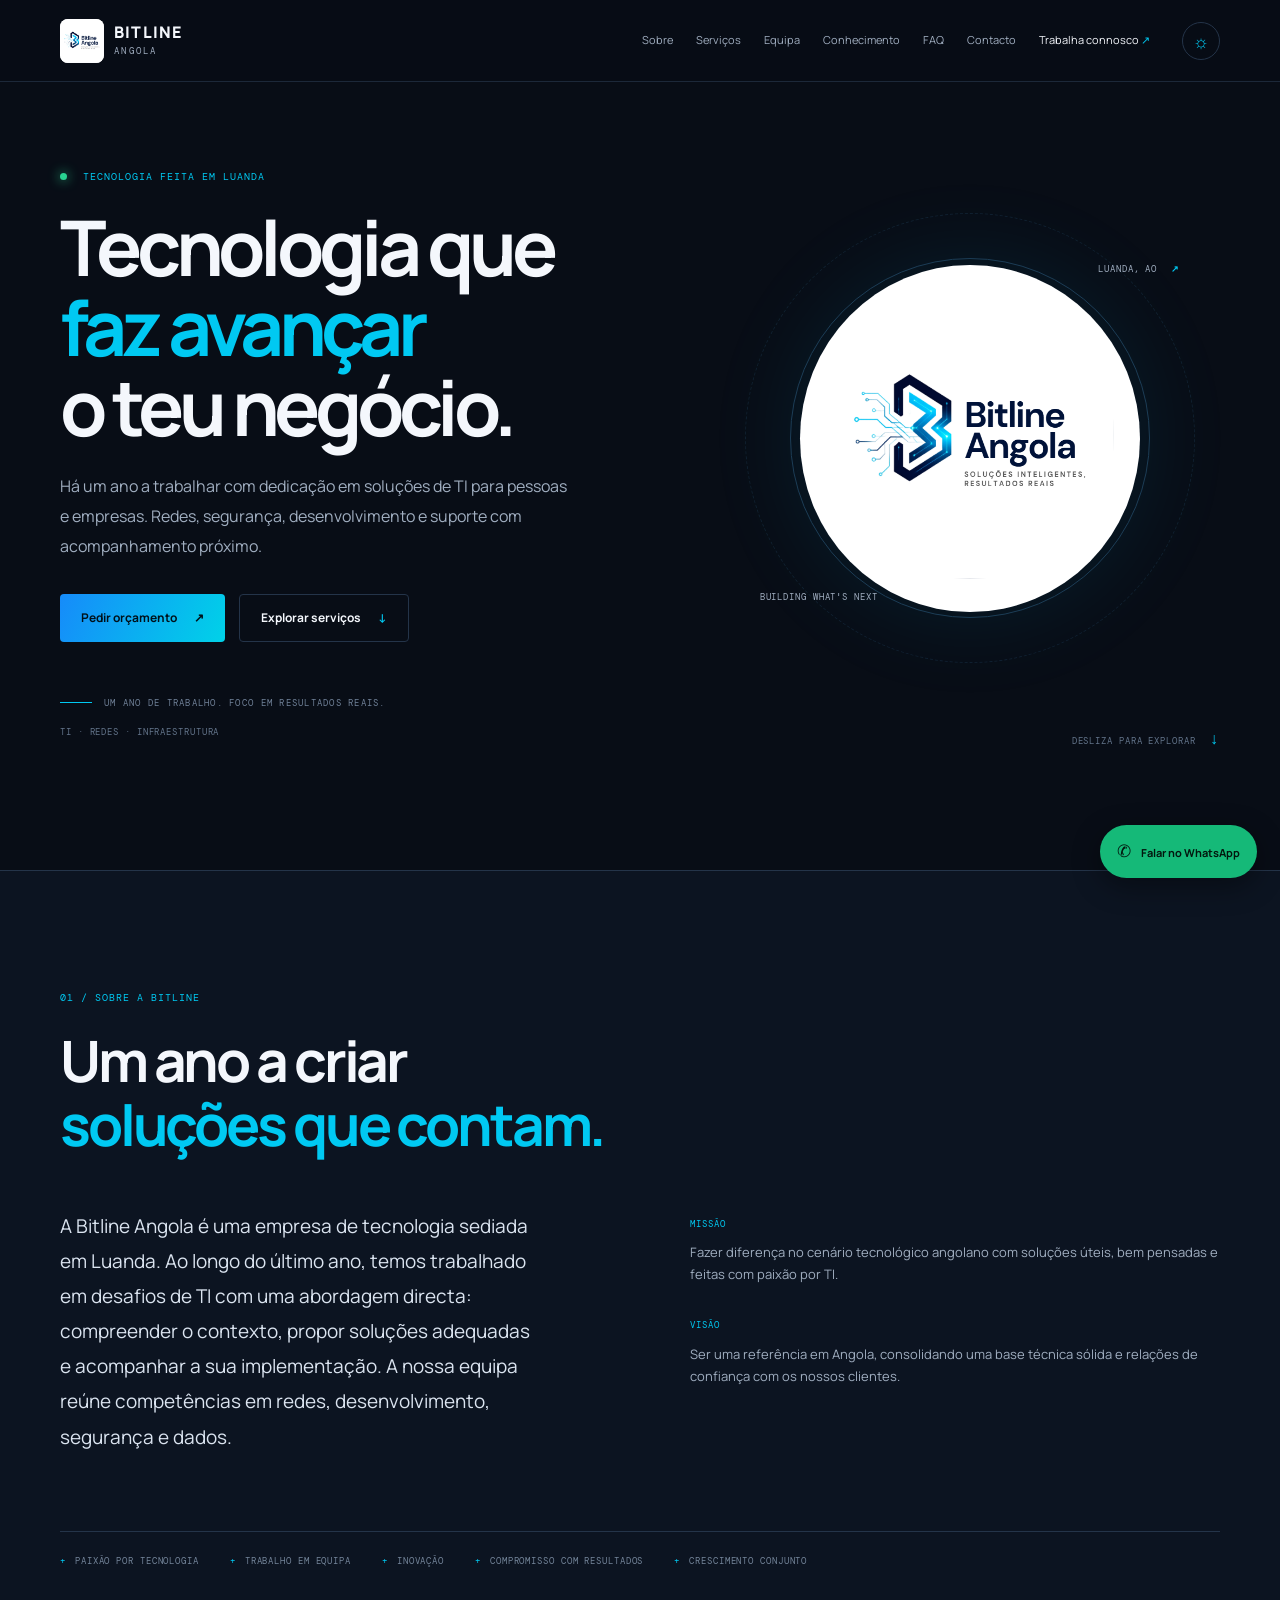
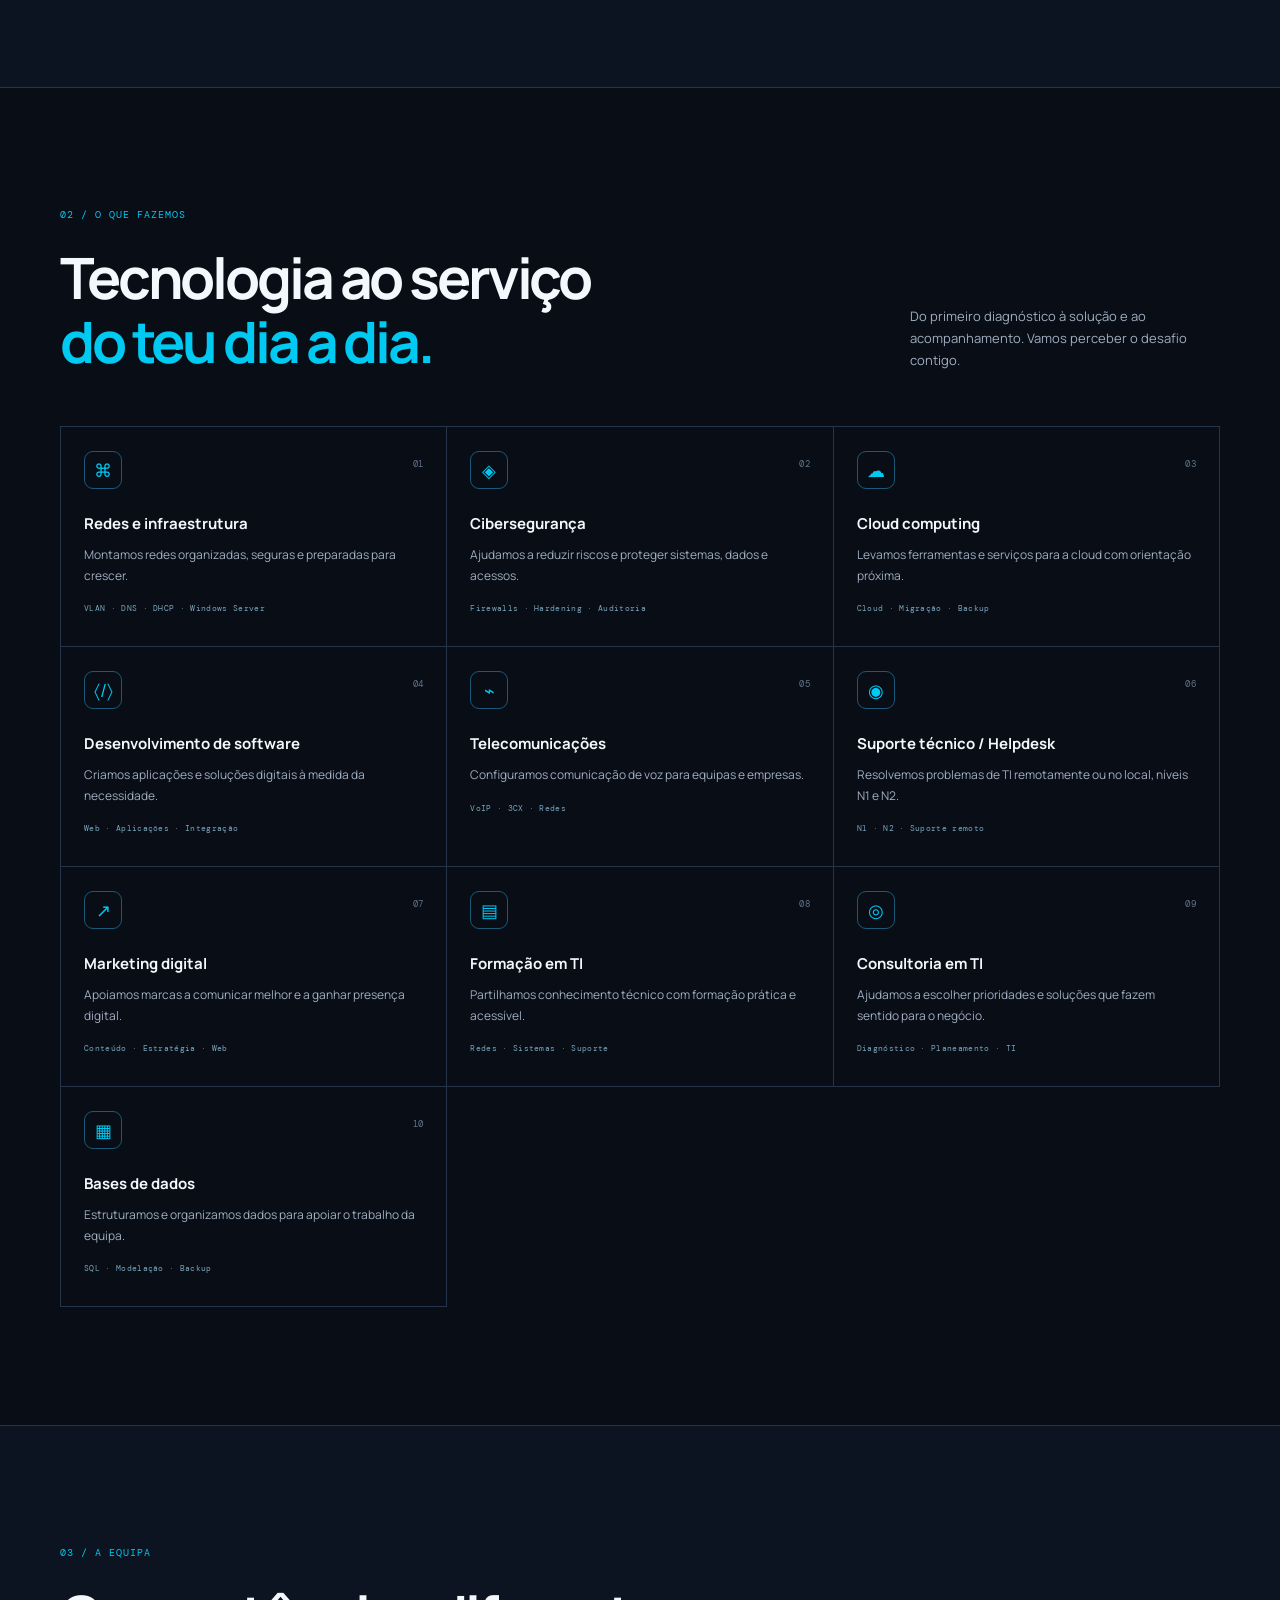
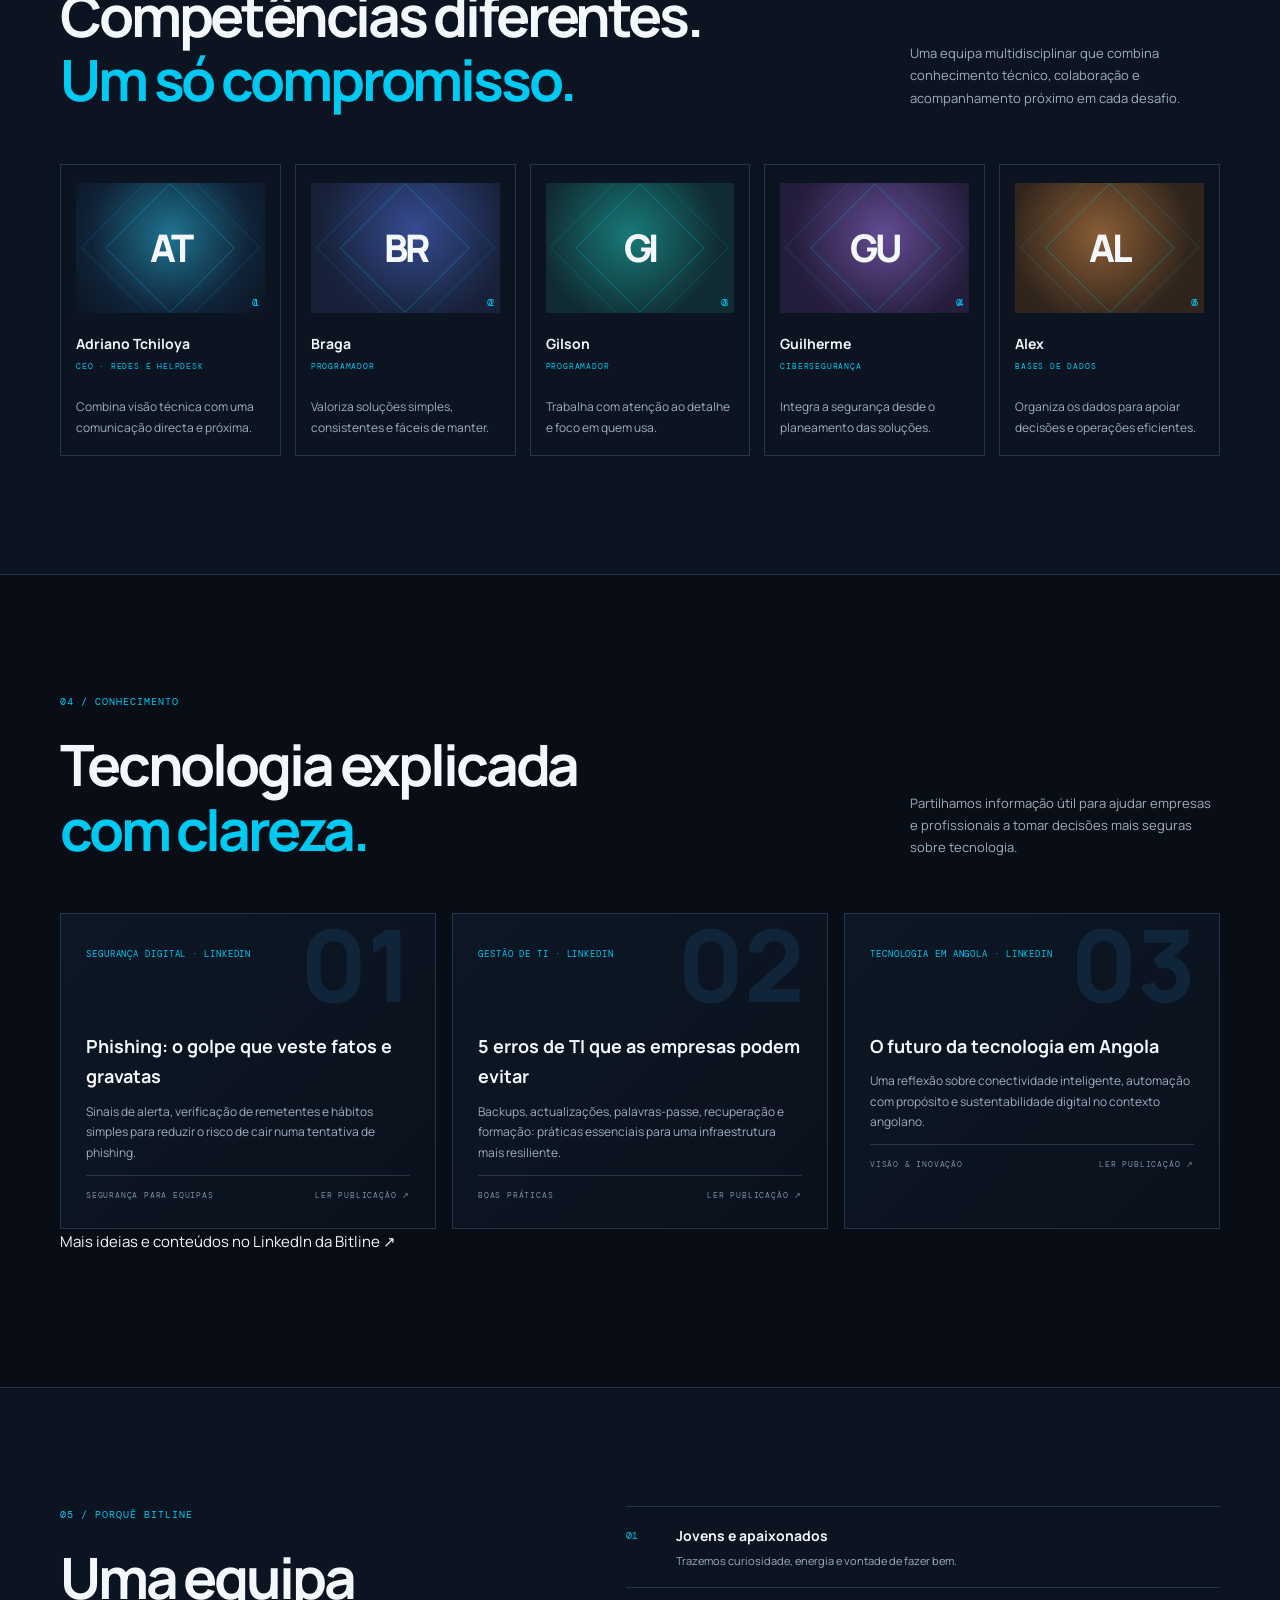
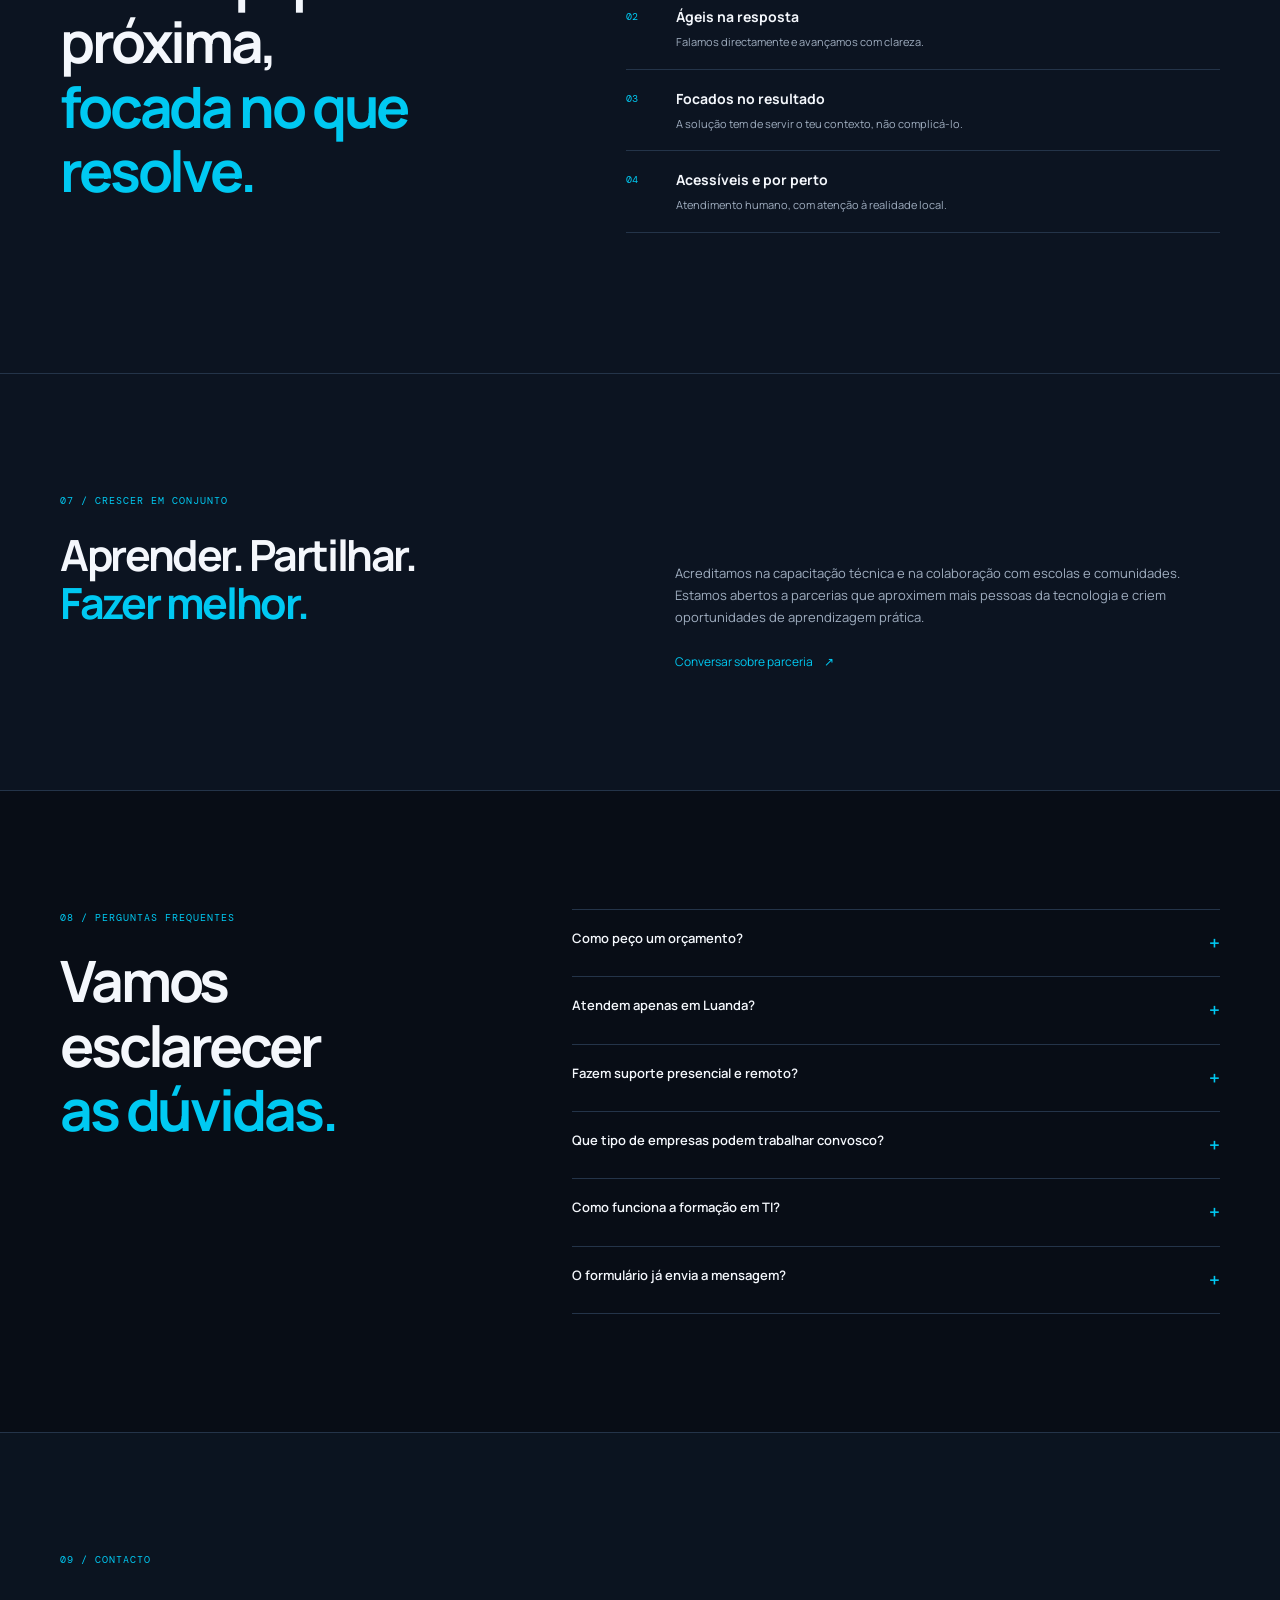
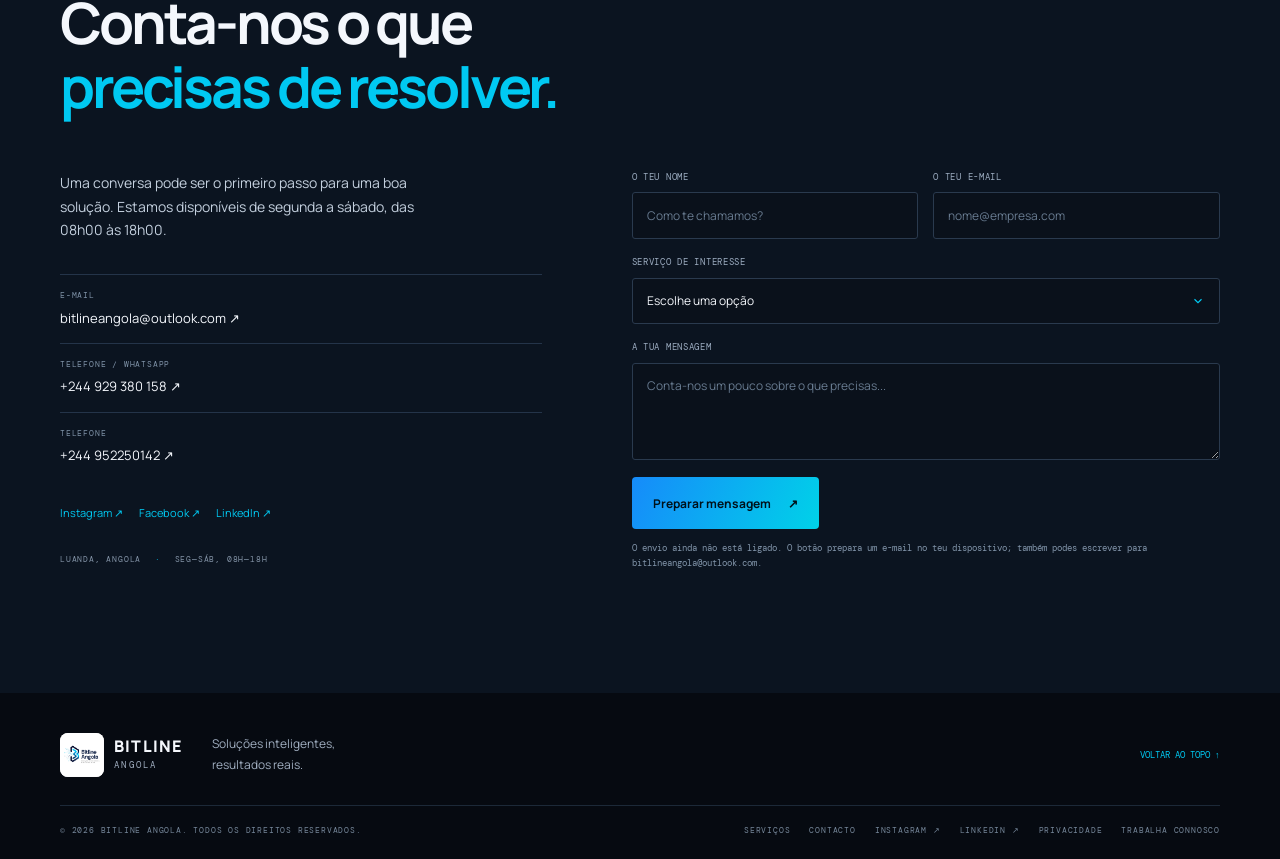
<file: index.html>
<!doctype html>
<html lang="pt-AO" data-theme="dark">
<head>
  <meta charset="utf-8"><meta name="viewport" content="width=device-width, initial-scale=1">
  <meta name="theme-color" content="#080d16"><meta name="description" content="Há um ano a trabalhar em tecnologia, redes e infraestrutura de TI em Luanda. Conheça os serviços e conteúdos técnicos da Bitline Angola.">
  <meta property="og:type" content="website"><meta property="og:title" content="Bitline Angola — Tecnologia que faz avançar o teu negócio"><meta property="og:description" content="Redes, segurança, desenvolvimento e suporte técnico em Luanda. Soluções inteligentes, resultados reais."><meta property="og:image" content="assets/bitline-logo.png">
  <title>Bitline Angola | Soluções inteligentes, resultados reais</title>
  <link rel="preconnect" href="https://fonts.googleapis.com"><link rel="preconnect" href="https://fonts.gstatic.com" crossorigin>
  <link href="https://fonts.googleapis.com/css2?family=DM+Mono:wght@400;500&family=Manrope:wght@400;500;600;700;800&display=swap" rel="stylesheet">
  <link rel="stylesheet" href="styles.css">
  <script type="application/ld+json">{"@context":"https://schema.org","@type":"LocalBusiness","additionalType":"https://schema.org/ITService","name":"Bitline Angola","description":"Serviços de tecnologia, redes e infraestrutura de TI em Luanda.","email":"bitlineangola@outlook.com","telephone":"+244929380158","areaServed":{"@type":"City","name":"Luanda","containedInPlace":{"@type":"Country","name":"Angola"}},"address":{"@type":"PostalAddress","addressLocality":"Luanda","addressCountry":"AO"},"openingHours":"Mo-Sa 08:00-18:00","sameAs":["https://www.instagram.com/bitlineangola","https://www.facebook.com/share/19krPr2pss/","https://www.linkedin.com/company/bitline-angola"]}</script>
</head>
<body>
  <a class="skip-link" href="#conteudo">Saltar para o conteúdo</a>
  <header class="site-header"><div class="container nav-wrap">
    <a class="brand" href="#inicio" aria-label="Bitline Angola, início"><span class="logo-box"><img src="assets/bitline-logo.png" alt="" width="176" height="176"></span><span class="brand-copy"><b>BITLINE</b><small>ANGOLA</small></span></a>
    <button class="menu-toggle" aria-expanded="false" aria-controls="nav-links" aria-label="Abrir menu"><span></span><span></span></button>
    <nav id="nav-links" class="nav-links" aria-label="Navegação principal"><a href="#sobre">Sobre</a><a href="#servicos">Serviços</a><a href="#equipa">Equipa</a><a href="#conhecimento">Conhecimento</a><a href="#faq">FAQ</a><a href="#contacto">Contacto</a><a href="mailto:bitlineangola@outlook.com?subject=Trabalhar%20na%20Bitline" class="work-link">Trabalha connosco <span>↗</span></a></nav>
    <button class="theme-toggle" aria-label="Mudar para tema claro" title="Alternar tema"><span aria-hidden="true">☼</span></button>
  </div></header>
  <main id="conteudo">
    <section class="hero section" id="inicio"><div class="container hero-grid"><div class="hero-copy reveal"><p class="eyebrow"><span class="status-dot"></span> TECNOLOGIA FEITA EM LUANDA</p><h1>Tecnologia que<br><em>faz avançar</em><br>o teu negócio.</h1><p class="hero-lead">Há um ano a trabalhar com dedicação em soluções de TI para pessoas e empresas. Redes, segurança, desenvolvimento e suporte com acompanhamento próximo.</p><div class="actions"><a class="button button-primary" href="#contacto">Pedir orçamento <span>↗</span></a><a class="button button-quiet" href="#servicos">Explorar serviços <span>↓</span></a></div><div class="hero-note"><span class="note-line"></span><span>UM ANO DE TRABALHO. FOCO EM RESULTADOS REAIS.</span></div></div><div class="hero-art reveal" aria-label="Logótipo da Bitline Angola"><div class="orbit orbit-a"></div><div class="orbit orbit-b"></div><div class="hero-logo"><img src="assets/bitline-logo.png" alt="Bitline Angola — Soluções inteligentes, resultados reais" width="533" height="533"></div><span class="art-tag tag-top">LUANDA, AO <b>↗</b></span><span class="art-tag tag-bottom">BUILDING WHAT'S NEXT</span></div></div><div class="container hero-foot"><span>TI · REDES · INFRAESTRUTURA</span><span>DESLIZA PARA EXPLORAR <b>↓</b></span></div></section>
    <section class="section about" id="sobre"><div class="container"><div class="section-head reveal"><p class="eyebrow">01 / SOBRE A BITLINE</p><h2>Um ano a criar<br><em>soluções que contam.</em></h2></div><div class="about-grid"><p class="about-intro reveal">A Bitline Angola é uma empresa de tecnologia sediada em Luanda. Ao longo do último ano, temos trabalhado em desafios de TI com uma abordagem directa: compreender o contexto, propor soluções adequadas e acompanhar a sua implementação. A nossa equipa reúne competências em redes, desenvolvimento, segurança e dados.</p><div class="about-details reveal"><div><span class="label">MISSÃO</span><p>Fazer diferença no cenário tecnológico angolano com soluções úteis, bem pensadas e feitas com paixão por TI.</p></div><div><span class="label">VISÃO</span><p>Ser uma referência em Angola, consolidando uma base técnica sólida e relações de confiança com os nossos clientes.</p></div></div></div><div class="values"><span>PAIXÃO POR TECNOLOGIA</span><span>TRABALHO EM EQUIPA</span><span>INOVAÇÃO</span><span>COMPROMISSO COM RESULTADOS</span><span>CRESCIMENTO CONJUNTO</span></div></div></section>
    <section class="section services" id="servicos"><div class="container"><div class="section-head split reveal"><div><p class="eyebrow">02 / O QUE FAZEMOS</p><h2>Tecnologia ao serviço<br><em>do teu dia a dia.</em></h2></div><p class="section-aside">Do primeiro diagnóstico à solução e ao acompanhamento. Vamos perceber o desafio contigo.</p></div><div class="service-grid">
      <article class="service-card reveal"><span class="service-icon">⌘</span><span class="card-index">01</span><h3>Redes e infraestrutura</h3><p>Montamos redes organizadas, seguras e preparadas para crescer.</p><div class="chips">VLAN · DNS · DHCP · Windows Server</div></article>
      <article class="service-card reveal"><span class="service-icon">◈</span><span class="card-index">02</span><h3>Cibersegurança</h3><p>Ajudamos a reduzir riscos e proteger sistemas, dados e acessos.</p><div class="chips">Firewalls · Hardening · Auditoria</div></article>
      <article class="service-card reveal"><span class="service-icon">☁</span><span class="card-index">03</span><h3>Cloud computing</h3><p>Levamos ferramentas e serviços para a cloud com orientação próxima.</p><div class="chips">Cloud · Migração · Backup</div></article>
      <article class="service-card reveal"><span class="service-icon">〈/〉</span><span class="card-index">04</span><h3>Desenvolvimento de software</h3><p>Criamos aplicações e soluções digitais à medida da necessidade.</p><div class="chips">Web · Aplicações · Integração</div></article>
      <article class="service-card reveal"><span class="service-icon">⌁</span><span class="card-index">05</span><h3>Telecomunicações</h3><p>Configuramos comunicação de voz para equipas e empresas.</p><div class="chips">VoIP · 3CX · Redes</div></article>
      <article class="service-card reveal"><span class="service-icon">◉</span><span class="card-index">06</span><h3>Suporte técnico / Helpdesk</h3><p>Resolvemos problemas de TI remotamente ou no local, níveis N1 e N2.</p><div class="chips">N1 · N2 · Suporte remoto</div></article>
      <article class="service-card reveal"><span class="service-icon">↗</span><span class="card-index">07</span><h3>Marketing digital</h3><p>Apoiamos marcas a comunicar melhor e a ganhar presença digital.</p><div class="chips">Conteúdo · Estratégia · Web</div></article>
      <article class="service-card reveal"><span class="service-icon">▤</span><span class="card-index">08</span><h3>Formação em TI</h3><p>Partilhamos conhecimento técnico com formação prática e acessível.</p><div class="chips">Redes · Sistemas · Suporte</div></article>
      <article class="service-card reveal"><span class="service-icon">◎</span><span class="card-index">09</span><h3>Consultoria em TI</h3><p>Ajudamos a escolher prioridades e soluções que fazem sentido para o negócio.</p><div class="chips">Diagnóstico · Planeamento · TI</div></article>
      <article class="service-card reveal"><span class="service-icon">▦</span><span class="card-index">10</span><h3>Bases de dados</h3><p>Estruturamos e organizamos dados para apoiar o trabalho da equipa.</p><div class="chips">SQL · Modelação · Backup</div></article>
    </div></div></section>
    <section class="section team" id="equipa"><div class="container"><div class="section-head split reveal"><div><p class="eyebrow">03 / A EQUIPA</p><h2>Competências diferentes.<br><em>Um só compromisso.</em></h2></div><p class="section-aside">Uma equipa multidisciplinar que combina conhecimento técnico, colaboração e acompanhamento próximo em cada desafio.</p></div><div class="team-grid">
      <article class="team-card reveal"><div class="avatar avatar-1">AT<span>01</span></div><h3>Adriano Tchiloya</h3><p class="role">CEO · REDES E HELPDESK</p><p>Combina visão técnica com uma comunicação directa e próxima.</p></article>
      <article class="team-card reveal"><div class="avatar avatar-2">BR<span>02</span></div><h3>Braga</h3><p class="role">PROGRAMADOR</p><p>Valoriza soluções simples, consistentes e fáceis de manter.</p></article>
      <article class="team-card reveal"><div class="avatar avatar-3">GI<span>03</span></div><h3>Gilson</h3><p class="role">PROGRAMADOR</p><p>Trabalha com atenção ao detalhe e foco em quem usa.</p></article>
      <article class="team-card reveal"><div class="avatar avatar-4">GU<span>04</span></div><h3>Guilherme</h3><p class="role">CIBERSEGURANÇA</p><p>Integra a segurança desde o planeamento das soluções.</p></article>
      <article class="team-card reveal"><div class="avatar avatar-5">AL<span>05</span></div><h3>Alex</h3><p class="role">BASES DE DADOS</p><p>Organiza os dados para apoiar decisões e operações eficientes.</p></article>
    </div></div></section>
    <section class="section portfolio" id="conhecimento"><div class="container"><div class="section-head split reveal"><div><p class="eyebrow">04 / CONHECIMENTO</p><h2>Tecnologia explicada<br><em>com clareza.</em></h2></div><p class="section-aside">Partilhamos informação útil para ajudar empresas e profissionais a tomar decisões mais seguras sobre tecnologia.</p></div><div class="portfolio-grid"><a class="project-card insight-card reveal" href="https://pt.linkedin.com/posts/bitline-angola_phishing-phishing-phishing-activity-7503081392273244161-gb0t" target="_blank" rel="noopener"><span class="project-number">SEGURANÇA DIGITAL · LINKEDIN</span><div class="project-mark">01</div><h3>Phishing: o golpe que veste fatos e gravatas</h3><p>Sinais de alerta, verificação de remetentes e hábitos simples para reduzir o risco de cair numa tentativa de phishing.</p><div class="project-meta"><span>SEGURANÇA PARA EQUIPAS</span><span>LER PUBLICAÇÃO ↗</span></div></a><a class="project-card insight-card reveal" href="https://pt.linkedin.com/posts/bitline-angola_5-erros-de-ti-que-as-empresas-angolanas-cometem-activity-7503810787036119040-jUI5" target="_blank" rel="noopener"><span class="project-number">GESTÃO DE TI · LINKEDIN</span><div class="project-mark">02</div><h3>5 erros de TI que as empresas podem evitar</h3><p>Backups, actualizações, palavras-passe, recuperação e formação: práticas essenciais para uma infraestrutura mais resiliente.</p><div class="project-meta"><span>BOAS PRÁTICAS</span><span>LER PUBLICAÇÃO ↗</span></div></a><a class="project-card insight-card reveal" href="https://pt.linkedin.com/posts/bitline-angola_ofuturodatecnologiaemangola-conectividadeinteligente-activity-7494731803316944897-ACJz" target="_blank" rel="noopener"><span class="project-number">TECNOLOGIA EM ANGOLA · LINKEDIN</span><div class="project-mark">03</div><h3>O futuro da tecnologia em Angola</h3><p>Uma reflexão sobre conectividade inteligente, automação com propósito e sustentabilidade digital no contexto angolano.</p><div class="project-meta"><span>VISÃO & INOVAÇÃO</span><span>LER PUBLICAÇÃO ↗</span></div></a></div><p class="portfolio-follow reveal">Mais ideias e conteúdos no <a href="https://www.linkedin.com/company/bitline-angola" target="_blank" rel="noopener">LinkedIn da Bitline ↗</a></p></div></section>
    <section class="section differentiators"><div class="container diff-wrap"><div class="section-head reveal"><p class="eyebrow">05 / PORQUÊ BITLINE</p><h2>Uma equipa próxima,<br><em>focada no que resolve.</em></h2></div><div class="diff-list"><div class="diff-item reveal"><span>01</span><h3>Jovens e apaixonados</h3><p>Trazemos curiosidade, energia e vontade de fazer bem.</p></div><div class="diff-item reveal"><span>02</span><h3>Ágeis na resposta</h3><p>Falamos directamente e avançamos com clareza.</p></div><div class="diff-item reveal"><span>03</span><h3>Focados no resultado</h3><p>A solução tem de servir o teu contexto, não complicá-lo.</p></div><div class="diff-item reveal"><span>04</span><h3>Acessíveis e por perto</h3><p>Atendimento humano, com atenção à realidade local.</p></div></div></div></section>
    <!-- Secção preparada para uso futuro: testemunhos e histórias reais só devem ser publicados com autorização do cliente.
    <section class="section testimonials"><div class="container testimonial-box reveal"><div><p class="eyebrow">06 / A PALAVRA DOS CLIENTES</p><h2>Histórias reais.</h2></div><div class="placeholder-quote"><span>“</span><p>Adicionar testemunho real após autorização.</p><small>— NOME / ORGANIZAÇÃO</small></div></div></section>
    -->
    <section class="section partners"><div class="container partner-row reveal"><div><p class="eyebrow">07 / CRESCER EM CONJUNTO</p><h2>Aprender. Partilhar.<br><em>Fazer melhor.</em></h2></div><p>Acreditamos na capacitação técnica e na colaboração com escolas e comunidades. Estamos abertos a parcerias que aproximem mais pessoas da tecnologia e criem oportunidades de aprendizagem prática.</p><a href="#contacto" class="text-link">Conversar sobre parceria <span>↗</span></a></div></section>
    <section class="section faq" id="faq"><div class="container faq-wrap"><div class="section-head reveal"><p class="eyebrow">08 / PERGUNTAS FREQUENTES</p><h2>Vamos esclarecer<br><em>as dúvidas.</em></h2></div><div class="faq-list">
      <details class="reveal"><summary>Como peço um orçamento?<span>+</span></summary><p>Envia uma mensagem pelo formulário, WhatsApp ou e-mail. Conta-nos o que precisas e combinamos os próximos passos.</p></details>
      <details class="reveal"><summary>Atendem apenas em Luanda?<span>+</span></summary><p>A Bitline está sediada em Luanda. O atendimento remoto pode permitir apoiar projectos noutras localidades; confirma connosco a disponibilidade.</p></details>
      <details class="reveal"><summary>Fazem suporte presencial e remoto?<span>+</span></summary><p>Sim. O formato depende do problema, da localização e do tipo de acesso necessário.</p></details>
      <details class="reveal"><summary>Que tipo de empresas podem trabalhar convosco?<span>+</span></summary><p>Trabalhamos para perceber cada contexto. Contacta-nos mesmo que ainda não tenhas a solução definida.</p></details>
      <details class="reveal"><summary>Como funciona a formação em TI?<span>+</span></summary><p>Os temas, formato e calendário são combinados de acordo com as necessidades do grupo. Escreve-nos para conversarmos.</p></details>
      <details class="reveal"><summary>O formulário já envia a mensagem?<span>+</span></summary><p>Este site é estático e o formulário ainda precisa de ser ligado a um serviço de envio. Até lá, contacta-nos directamente por e-mail ou WhatsApp.</p></details>
    </div></div></section>
    <section class="section contact" id="contacto"><div class="container"><div class="section-head reveal"><p class="eyebrow">09 / CONTACTO</p><h2>Conta-nos o que<br><em>precisas de resolver.</em></h2></div><div class="contact-grid"><div class="contact-info reveal"><p>Uma conversa pode ser o primeiro passo para uma boa solução. Estamos disponíveis de segunda a sábado, das 08h00 às 18h00.</p><a class="contact-line" href="mailto:bitlineangola@outlook.com"><span>E-MAIL</span>bitlineangola@outlook.com ↗</a><a class="contact-line" href="tel:+244929380158"><span>TELEFONE / WHATSAPP</span>+244 929 380 158 ↗</a><a class="contact-line" href="tel:+244952250142"><span>TELEFONE</span>+244 952250142 ↗</a><div class="social-links"><a href="https://www.instagram.com/bitlineangola" target="_blank" rel="noopener">Instagram ↗</a><a href="https://www.facebook.com/share/19krPr2pss/" target="_blank" rel="noopener">Facebook ↗</a><a href="https://www.linkedin.com/company/bitline-angola" target="_blank" rel="noopener">LinkedIn ↗</a></div><p class="location">LUANDA, ANGOLA <span>·</span> SEG—SÁB, 08H—18H</p></div>
      <form class="contact-form reveal" id="contact-form" novalidate><div class="form-row"><label>O TEU NOME<input name="name" autocomplete="name" required minlength="2" placeholder="Como te chamamos?"></label><label>O TEU E-MAIL<input type="email" name="email" autocomplete="email" required placeholder="nome@empresa.com"></label></div><label>SERVIÇO DE INTERESSE<select name="service" required><option value="" disabled selected>Escolhe uma opção</option><option>Redes e infraestrutura</option><option>Cibersegurança</option><option>Cloud computing</option><option>Desenvolvimento de software</option><option>Telecomunicações</option><option>Suporte técnico / Helpdesk</option><option>Marketing digital</option><option>Formação em TI</option><option>Consultoria em TI</option><option>Bases de dados</option><option>Outro / ainda não sei</option></select></label><label>A TUA MENSAGEM<textarea name="message" rows="4" required minlength="10" placeholder="Conta-nos um pouco sobre o que precisas..."></textarea></label><button class="button button-primary" type="submit">Preparar mensagem <span>↗</span></button><p class="form-note" id="form-note" aria-live="polite">O envio ainda não está ligado. O botão prepara um e-mail no teu dispositivo; também podes escrever para bitlineangola@outlook.com.</p></form>
    </div></div></section>
  </main>
  <footer class="footer"><div class="container"><div class="footer-main"><a class="brand" href="#inicio"><span class="logo-box"><img src="assets/bitline-logo.png" alt="" width="176" height="176"></span><span class="brand-copy"><b>BITLINE</b><small>ANGOLA</small></span></a><p>Soluções inteligentes,<br>resultados reais.</p><a class="back-top" href="#inicio">VOLTAR AO TOPO ↑</a></div><div class="footer-bottom"><span>© <span id="year"></span> BITLINE ANGOLA. TODOS OS DIREITOS RESERVADOS.</span><div><a href="#servicos">SERVIÇOS</a><a href="#contacto">CONTACTO</a><a href="https://www.instagram.com/bitlineangola" target="_blank" rel="noopener">INSTAGRAM ↗</a><a href="https://www.linkedin.com/company/bitline-angola" target="_blank" rel="noopener">LINKEDIN ↗</a><a href="privacidade.html">PRIVACIDADE</a><a href="mailto:bitlineangola@outlook.com?subject=Trabalhar%20na%20Bitline">TRABALHA CONNOSCO</a></div></div></div></footer>
  <a class="whatsapp-float" href="https://wa.me/244929380158?text=Ol%C3%A1%2C%20Bitline!%20Gostaria%20de%20um%20or%C3%A7amento." target="_blank" rel="noopener" aria-label="Pedir orçamento pelo WhatsApp">✆ <span>Falar no WhatsApp</span></a>
  <script src="script.js" defer></script>
</body></html>
</file>
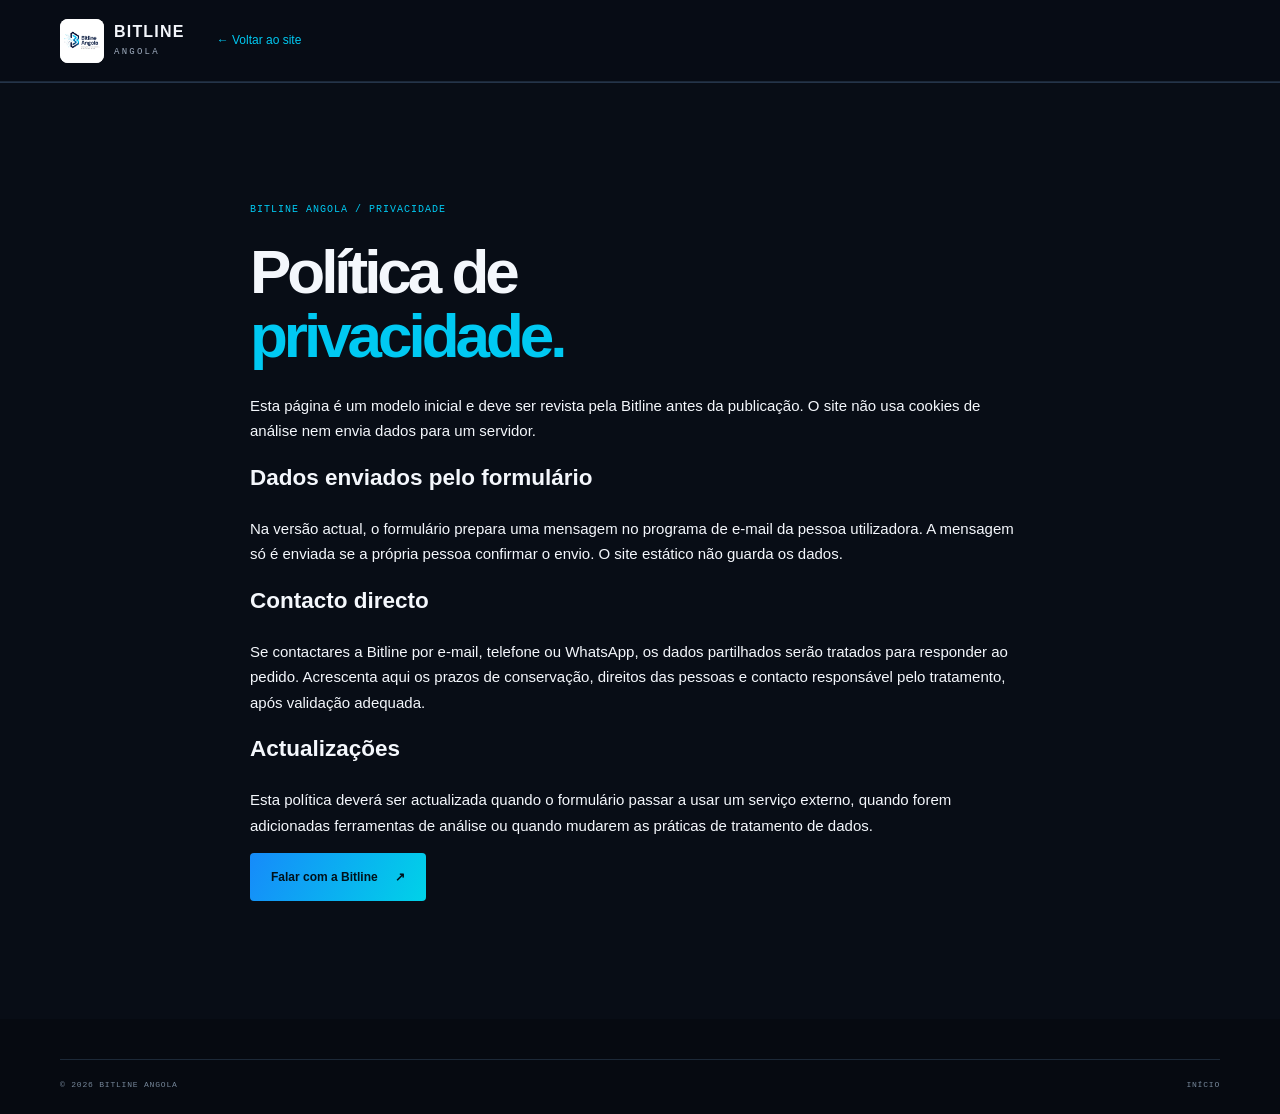
<file: privacidade.html>
<!doctype html><html lang="pt-AO" data-theme="dark"><head><meta charset="utf-8"><meta name="viewport" content="width=device-width,initial-scale=1"><meta name="theme-color" content="#080d16"><title>Privacidade | Bitline Angola</title><link rel="stylesheet" href="styles.css"></head><body><header class="site-header"><div class="container nav-wrap"><a class="brand" href="index.html"><span class="logo-box"><img src="assets/bitline-logo.png" alt="" width="176" height="176"></span><span class="brand-copy"><b>BITLINE</b><small>ANGOLA</small></span></a><a class="text-link" href="index.html">← Voltar ao site</a></div></header><main class="section"><article class="container" style="max-width:780px"><p class="eyebrow">BITLINE ANGOLA / PRIVACIDADE</p><h1 style="font-size:clamp(38px,6vw,62px)">Política de<br><em>privacidade.</em></h1><p>Esta página é um modelo inicial e deve ser revista pela Bitline antes da publicação. O site não usa cookies de análise nem envia dados para um servidor.</p><h2>Dados enviados pelo formulário</h2><p>Na versão actual, o formulário prepara uma mensagem no programa de e-mail da pessoa utilizadora. A mensagem só é enviada se a própria pessoa confirmar o envio. O site estático não guarda os dados.</p><h2>Contacto directo</h2><p>Se contactares a Bitline por e-mail, telefone ou WhatsApp, os dados partilhados serão tratados para responder ao pedido. Acrescenta aqui os prazos de conservação, direitos das pessoas e contacto responsável pelo tratamento, após validação adequada.</p><h2>Actualizações</h2><p>Esta política deverá ser actualizada quando o formulário passar a usar um serviço externo, quando forem adicionadas ferramentas de análise ou quando mudarem as práticas de tratamento de dados.</p><a class="button button-primary" href="index.html#contacto">Falar com a Bitline <span>↗</span></a></article></main><footer class="footer"><div class="container footer-bottom"><span>© <span id="year"></span> BITLINE ANGOLA</span><a href="index.html">INÍCIO</a></div></footer><script>document.getElementById('year').textContent=new Date().getFullYear();</script></body></html>
</file>
<file: styles.css>
:root{color-scheme:dark;--bg:#080d16;--bg-2:#0c1421;--panel:#101b2b;--text:#f4f7fc;--muted:#a0aec0;--line:#243449;--accent:#00c9f2;--accent-2:#168bfa;--gradient:linear-gradient(115deg,#168bfa,#00d2e8);--font:'Manrope',Arial,sans-serif;--mono:'DM Mono',monospace;--max:1160px}*{box-sizing:border-box}html{scroll-behavior:smooth;scroll-padding-top:90px}body{margin:0;background:var(--bg);color:var(--text);font-family:var(--font);font-size:15px;line-height:1.7}body,button,input,textarea,select{font-family:var(--font)}a{color:inherit;text-decoration:none}button{color:inherit}.container{width:min(var(--max),calc(100% - 48px));margin-inline:auto}.section{padding:118px 0;border-top:1px solid var(--line)}.skip-link{position:absolute;left:-9999px;top:10px;background:var(--accent);color:#00111a;padding:10px 16px;z-index:100}.skip-link:focus{left:10px}.site-header{height:82px;position:sticky;top:0;z-index:30;background:color-mix(in srgb,var(--bg) 89%,transparent);backdrop-filter:blur(16px);border-bottom:1px solid color-mix(in srgb,var(--line) 72%,transparent)}.nav-wrap{height:100%;display:flex;align-items:center;gap:32px}.brand{display:flex;align-items:center;gap:10px;flex-shrink:0}.logo-box{width:44px;height:44px;background:#fff;border-radius:8px;overflow:hidden;display:grid;place-items:center}.logo-box img{width:100%;height:100%;object-fit:contain}.brand-copy{line-height:1.05;letter-spacing:.08em}.brand-copy b{display:block;font-size:16px;font-weight:800}.brand-copy small{font-family:var(--mono);font-size:9px;letter-spacing:.25em;color:var(--muted)}.nav-links{display:flex;align-items:center;gap:23px;margin-left:auto}.nav-links a{font-size:11px;color:var(--muted);transition:color .2s}.nav-links a:hover,.nav-links a:focus-visible{color:var(--accent)}.nav-links .work-link{color:var(--text)}.work-link span{color:var(--accent)}.theme-toggle,.menu-toggle{border:1px solid var(--line);background:none;border-radius:50%;width:38px;height:38px;cursor:pointer}.theme-toggle{font-size:18px;color:var(--accent);flex-shrink:0}.menu-toggle{display:none}.hero{padding-top:86px;border-top:0;min-height:650px;position:relative;overflow:hidden}.hero-grid{display:grid;grid-template-columns:1.1fr .9fr;align-items:center;gap:48px;min-height:490px}.eyebrow,.label,.role,.card-index,.project-number,.project-meta,.hero-foot,.art-tag,.footer-bottom,.location,.contact-line span,.form-note,.values,.chips{font-family:var(--mono);letter-spacing:.1em}.eyebrow{font-size:10px;color:var(--accent);margin:0 0 22px}.status-dot{display:inline-block;width:7px;height:7px;border-radius:50%;background:#29d391;box-shadow:0 0 12px #29d391;margin-right:9px}h1,h2,h3,p{margin-top:0}h1{font-size:clamp(48px,6vw,78px);letter-spacing:-.065em;line-height:1.04;margin:0 0 24px;font-weight:700}h1 em,h2 em{font-style:normal;color:var(--accent)}.hero-lead{font-size:16px;color:var(--muted);max-width:510px;line-height:1.9}.actions{display:flex;gap:14px;margin-top:32px}.button{border:0;min-height:48px;padding:0 21px;display:inline-flex;align-items:center;justify-content:center;gap:17px;font-size:12px;font-weight:700;cursor:pointer;transition:transform .2s,filter .2s}.button:hover{transform:translateY(-2px);filter:brightness(1.12)}.button-primary{background:var(--gradient);color:#00111a;border-radius:4px}.button-quiet{color:var(--text);border:1px solid var(--line);border-radius:4px}.button-quiet span{color:var(--accent)}.hero-note{display:flex;gap:12px;align-items:center;margin-top:55px;color:#708198;font:9px var(--mono);letter-spacing:.14em}.note-line{height:1px;width:32px;background:var(--accent)}.hero-art{height:410px;display:grid;place-items:center;position:relative}.hero-logo{width:min(340px,74%);aspect-ratio:1;background:#fff;border-radius:50%;padding:26px;box-shadow:0 0 100px #00c9f21a;z-index:2}.hero-logo img{width:100%;height:100%;object-fit:contain;border-radius:50%}.orbit{position:absolute;border:1px solid #1d3850;border-radius:50%;width:360px;height:360px}.orbit-b{width:450px;height:450px;border-style:dashed;opacity:.42}.art-tag{position:absolute;font-size:9px;color:var(--muted);z-index:3}.art-tag b{color:var(--accent);padding-left:8px}.tag-top{top:29px;right:8%}.tag-bottom{bottom:38px;left:8%}.hero-foot{display:flex;justify-content:space-between;color:#63748a;font-size:9px;margin-top:16px}.hero-foot b{color:var(--accent);font-size:16px;margin-left:8px}.section-head{margin-bottom:52px}.section-head h2,.partner-row h2,.testimonial-box h2{font-size:clamp(36px,4.7vw,57px);line-height:1.13;letter-spacing:-.055em;margin:0}.about{background:var(--bg-2)}.about-grid{display:grid;grid-template-columns:1fr 1fr;gap:100px;align-items:start}.about-intro{font-size:19px;line-height:1.85;color:#dbe4f0;max-width:470px}.about-details{display:grid;gap:25px}.label{font-size:9px;color:var(--accent)}.about-details p{font-size:13px;color:var(--muted);margin:7px 0 0}.values{margin-top:57px;padding-top:22px;border-top:1px solid var(--line);display:flex;flex-wrap:wrap;gap:14px 31px;color:#74859a;font-size:9px}.values span:before{content:'+';color:var(--accent);margin-right:9px}.services{background:var(--bg)}.split{display:flex;justify-content:space-between;align-items:end;gap:30px}.section-aside{max-width:310px;color:var(--muted);font-size:13px;margin-bottom:3px}.service-grid{display:grid;grid-template-columns:repeat(3,1fr);border-left:1px solid var(--line);border-top:1px solid var(--line)}.service-card{position:relative;min-height:220px;padding:24px 23px 22px;border-right:1px solid var(--line);border-bottom:1px solid var(--line);transition:background .25s}.service-card:hover{background:var(--panel)}.service-icon{display:grid;place-items:center;width:38px;height:38px;border:1px solid #1a5a78;color:var(--accent);font-size:18px;border-radius:9px;margin-bottom:22px}.card-index{position:absolute;top:30px;right:22px;color:#63748a;font-size:9px}.service-card h3{font-size:15px;margin:0 0 9px}.service-card p,.team-card>p:last-child{font-size:12px;color:var(--muted);line-height:1.7;margin-bottom:16px}.chips{font-size:8px;color:#79a5bb;letter-spacing:.04em}.team{background:var(--bg-2)}.team-grid{display:grid;grid-template-columns:repeat(5,1fr);gap:14px}.team-card{border:1px solid var(--line);padding:18px 15px 17px;min-height:275px}.avatar{height:130px;display:grid;place-items:center;position:relative;font-size:38px;font-weight:800;letter-spacing:-.08em;color:var(--text);background:radial-gradient(circle at 50% 40%,#1e7390,#102338 65%,#0b1522);margin-bottom:19px;overflow:hidden}.avatar:before,.avatar:after{content:'';position:absolute;border:1px solid #00c9f245;width:90px;height:90px;transform:rotate(45deg)}.avatar:after{width:125px;height:125px;opacity:.5}.avatar span{position:absolute;right:9px;bottom:4px;font:9px var(--mono);color:var(--accent)}.avatar-2{background:radial-gradient(circle at 55% 35%,#364b91,#172139 70%)}.avatar-3{background:radial-gradient(circle at 45% 40%,#187a78,#102b31 70%)}.avatar-4{background:radial-gradient(circle at 55% 40%,#624b92,#251d3c 70%)}.avatar-5{background:radial-gradient(circle at 45% 40%,#8a5d35,#30251c 70%)}.team-card h3{font-size:14px;margin:0 0 5px}.team-card .role{font-size:8px;color:var(--accent);margin-bottom:12px;min-height:25px}.team-card>p:last-child{margin:0}.portfolio{background:var(--bg)}.portfolio-grid{display:grid;grid-template-columns:repeat(3,minmax(0,1fr));gap:16px}.project-card{position:relative;min-height:280px;border:1px solid var(--line);padding:25px;overflow:hidden;background:linear-gradient(135deg,#0d1725,#0a111c)}.project-number{font-size:9px;color:var(--accent)}.project-mark{position:absolute;right:23px;top:0;font-size:100px;font-weight:800;color:#10243a;line-height:1}.project-card h3{font-size:18px;max-width:380px;margin:66px 0 10px;position:relative}.project-card p{max-width:460px;color:var(--muted);font-size:12px;position:relative}.project-meta{border-top:1px solid var(--line);padding-top:13px;display:flex;justify-content:space-between;color:#7790a5;font-size:8px}.diff-wrap{display:grid;grid-template-columns:.9fr 1.1fr;gap:80px}.differentiators{background:var(--bg-2)}.diff-list{border-top:1px solid var(--line)}.diff-item{display:grid;grid-template-columns:38px 1fr;column-gap:12px;padding:17px 0;border-bottom:1px solid var(--line)}.diff-item>span{grid-row:span 2;color:var(--accent);font:10px var(--mono);padding-top:5px}.diff-item h3{font-size:14px;margin:0 0 4px}.diff-item p{font-size:11px;color:var(--muted);margin:0}.testimonials{padding-top:90px;padding-bottom:90px}.testimonial-box{display:grid;grid-template-columns:1fr 1fr;gap:60px;padding:40px;border:1px solid var(--line);background:linear-gradient(120deg,#0d1724,#0b1420)}.testimonial-box .eyebrow{margin-bottom:15px}.testimonial-box h2{font-size:40px}.placeholder-quote{border-left:1px solid #17607e;padding-left:28px;align-self:center}.placeholder-quote>span{font-size:42px;color:var(--accent);line-height:1}.placeholder-quote p{font-size:15px;color:#d2deea;margin:8px 0 18px}.placeholder-quote small{font:8px var(--mono);color:#7891a5}.partners{background:var(--bg-2)}.partner-row{display:grid;grid-template-columns:1fr 1fr;gap:24px 70px;align-items:end}.partner-row h2{font-size:43px}.partner-row>p{color:var(--muted);font-size:13px;margin:0}.text-link{grid-column:2;color:var(--accent);font-size:12px}.text-link span{margin-left:9px}.faq{background:var(--bg)}.faq-wrap{display:grid;grid-template-columns:.8fr 1.2fr;gap:80px}.faq-list details{border-bottom:1px solid var(--line)}.faq-list details:first-child{border-top:1px solid var(--line)}.faq-list summary{cursor:pointer;list-style:none;padding:17px 0;font-size:13px;font-weight:600;display:flex;justify-content:space-between;gap:20px}.faq-list summary::-webkit-details-marker{display:none}.faq-list summary span{color:var(--accent);font-size:19px;transition:transform .2s}.faq-list details[open] summary span{transform:rotate(45deg)}.faq-list details p{color:var(--muted);font-size:12px;max-width:550px;padding:0 25px 17px 0;margin:0}.contact{background:#0b1420}.contact-grid{display:grid;grid-template-columns:.9fr 1.1fr;gap:90px}.contact-info>p:first-child{color:#c3cfdd;max-width:360px;font-size:14px;margin-bottom:32px}.contact-line{display:block;padding:14px 0;border-top:1px solid var(--line);font-size:13px}.contact-line span{display:block;color:#7f92a7;font-size:8px;margin-bottom:4px}.contact-line:hover{color:var(--accent)}.social-links{display:flex;gap:16px;margin-top:24px;font-size:11px;color:var(--accent)}.location{font-size:8px;color:#8494a7;margin-top:30px}.location span{color:var(--accent);padding:0 8px}.contact-form{display:grid;gap:17px}.form-row{display:grid;grid-template-columns:1fr 1fr;gap:15px}.contact-form label{display:grid;gap:8px;font:9px var(--mono);letter-spacing:.08em;color:#9cacc0}.contact-form input,.contact-form textarea,.contact-form select{width:100%;background:#0a111b;border:1px solid #2a3a4e;border-radius:3px;color:var(--text);padding:13px 14px;font:12px var(--font);letter-spacing:0;outline:none}.contact-form select{appearance:none;background-image:url("data:image/svg+xml,%3Csvg xmlns='http://www.w3.org/2000/svg' width='14' height='14' viewBox='0 0 24 24' fill='none' stroke='%2300c9f2' stroke-width='2'%3E%3Cpath d='m6 9 6 6 6-6'/%3E%3C/svg%3E");background-repeat:no-repeat;background-position:right 14px center;padding-right:40px}.contact-form select option{background:#101b2b;color:#f4f7fc}.contact-form textarea{resize:vertical}.contact-form input:focus,.contact-form textarea:focus,.contact-form select:focus{border-color:var(--accent);box-shadow:0 0 0 2px #00c9f222}.contact-form input::placeholder,.contact-form textarea::placeholder{color:#687b90}.contact-form .button{justify-self:start}.form-note{font-size:9px;letter-spacing:0;color:#8295aa;margin:-5px 0 0;line-height:1.7}.footer{padding:40px 0 22px;background:#060a11}.footer-main{display:flex;align-items:center;gap:30px;padding-bottom:28px}.footer-main>p{font-size:12px;color:var(--muted);margin:0 auto 0 0}.back-top{font:9px var(--mono);color:var(--accent)}.footer-bottom{display:flex;justify-content:space-between;gap:22px;border-top:1px solid #1c2938;padding-top:18px;color:#76879a;font-size:8px}.footer-bottom div{display:flex;gap:19px}.footer-bottom a:hover{color:var(--accent)}.whatsapp-float{position:fixed;right:23px;bottom:22px;z-index:20;background:#15b978;color:#03170e;border-radius:100px;padding:12px 17px;font-size:17px;box-shadow:0 8px 28px #0006}.whatsapp-float span{font-size:11px;font-weight:700;margin-left:7px}.reveal{opacity:0;transform:translateY(16px);transition:opacity .65s ease,transform .65s ease}.reveal.visible{opacity:1;transform:translateY(0)}[data-theme="light"]{color-scheme:light;--bg:#f4f8fc;--bg-2:#eaf1f8;--panel:#fff;--text:#0c1727;--muted:#52657a;--line:#d3deea;--accent:#007eac;--accent-2:#126cd1;--gradient:linear-gradient(115deg,#1679dc,#00a9c4)}[data-theme="light"] .site-header{background:color-mix(in srgb,var(--bg) 90%,transparent)}[data-theme="light"] .hero-logo{box-shadow:0 0 90px #007eac18}[data-theme="light"] .about-intro,[data-theme="light"] .contact-info>p:first-child{color:#29394d}[data-theme="light"] .service-card:hover,[data-theme="light"] .project-card,[data-theme="light"] .testimonial-box{background:#fff}[data-theme="light"] .project-mark{color:#e6eff7}[data-theme="light"] .placeholder-quote p{color:#25384d}[data-theme="light"] .contact-form input,[data-theme="light"] .contact-form textarea,[data-theme="light"] .contact-form select{background:#fff;color:var(--text)}[data-theme="light"] .contact-form select option{background:#fff;color:#0c1727}[data-theme="light"] .footer{background:#e7eef5}[data-theme="light"] .footer-bottom{border-color:#cdd9e5}[data-theme="light"] .button-quiet{color:#0c1727}[data-theme="light"] .team-card{background:#f7fafe}
@media(max-width:1000px){.nav-links{gap:13px}.nav-links a{font-size:10px}.team-grid{grid-template-columns:repeat(3,1fr)}.team-card{min-height:260px}.contact-grid{gap:45px}.diff-wrap,.faq-wrap{gap:45px}}
@media(max-width:760px){.container{width:min(100% - 36px,var(--max))}.section{padding:82px 0}.site-header{height:70px}.nav-wrap{gap:12px}.brand{margin-right:auto}.menu-toggle{display:grid;align-content:center;gap:5px;padding:0 10px;border-radius:5px}.menu-toggle span{height:1px;background:var(--text);width:17px}.nav-links{display:none;position:absolute;top:69px;left:0;right:0;background:var(--bg-2);padding:20px 24px 24px;border-bottom:1px solid var(--line);align-items:stretch;gap:0}.nav-links.open{display:flex;flex-direction:column}.nav-links a{font-size:13px;padding:11px 0;border-bottom:1px solid var(--line)}.nav-links a:last-child{border:0}.hero{padding-top:59px;min-height:unset}.hero-grid{grid-template-columns:1fr;gap:10px}.hero-copy{position:relative;z-index:2}.hero-art{height:320px;grid-row:2}.hero-logo{width:220px;padding:18px}.orbit{width:260px;height:260px}.orbit-b{width:315px;height:315px}.tag-top{right:7%;top:18px}.tag-bottom{left:5%;bottom:20px}.hero-note{margin-top:35px}.hero-foot{margin-top:6px}.split{align-items:start;flex-direction:column;gap:20px}.section-head{margin-bottom:34px}.section-aside{max-width:470px}.about-grid,.diff-wrap,.faq-wrap,.contact-grid,.partner-row{grid-template-columns:1fr;gap:28px}.about-intro{font-size:17px}.values{margin-top:35px}.service-grid{grid-template-columns:repeat(2,1fr)}.service-card{min-height:225px;padding:18px 15px}.service-card h3{font-size:13px}.service-card p{font-size:11px}.card-index{right:14px}.team-grid{grid-template-columns:repeat(2,1fr)}.team-card{padding:13px;min-height:260px}.avatar{height:112px}.portfolio-grid{grid-template-columns:1fr}.project-card{min-height:260px}.testimonial-box{grid-template-columns:1fr;gap:28px;padding:25px}.testimonial-box h2,.partner-row h2{font-size:37px}.placeholder-quote{padding-left:19px}.text-link{grid-column:1}.form-row{grid-template-columns:1fr}.contact-grid{gap:42px}.footer-main{flex-wrap:wrap}.footer-main>p{margin-right:auto}.footer-bottom{flex-direction:column}.footer-bottom div{flex-wrap:wrap;gap:12px}.whatsapp-float{right:14px;bottom:14px;padding:11px 13px}.whatsapp-float span{font-size:10px}}
@media(max-width:390px){.service-grid{grid-template-columns:1fr}.service-card{min-height:190px}.team-grid{gap:9px}.team-card h3{font-size:12px}.team-card .role{font-size:7px}.theme-toggle{width:34px;height:34px}.hero-foot{font-size:8px}}
@media(prefers-reduced-motion:reduce){*,*::before,*::after{scroll-behavior:auto!important;animation-duration:.01ms!important;animation-iteration-count:1!important;transition-duration:.01ms!important}.reveal{opacity:1;transform:none}}
</file>
